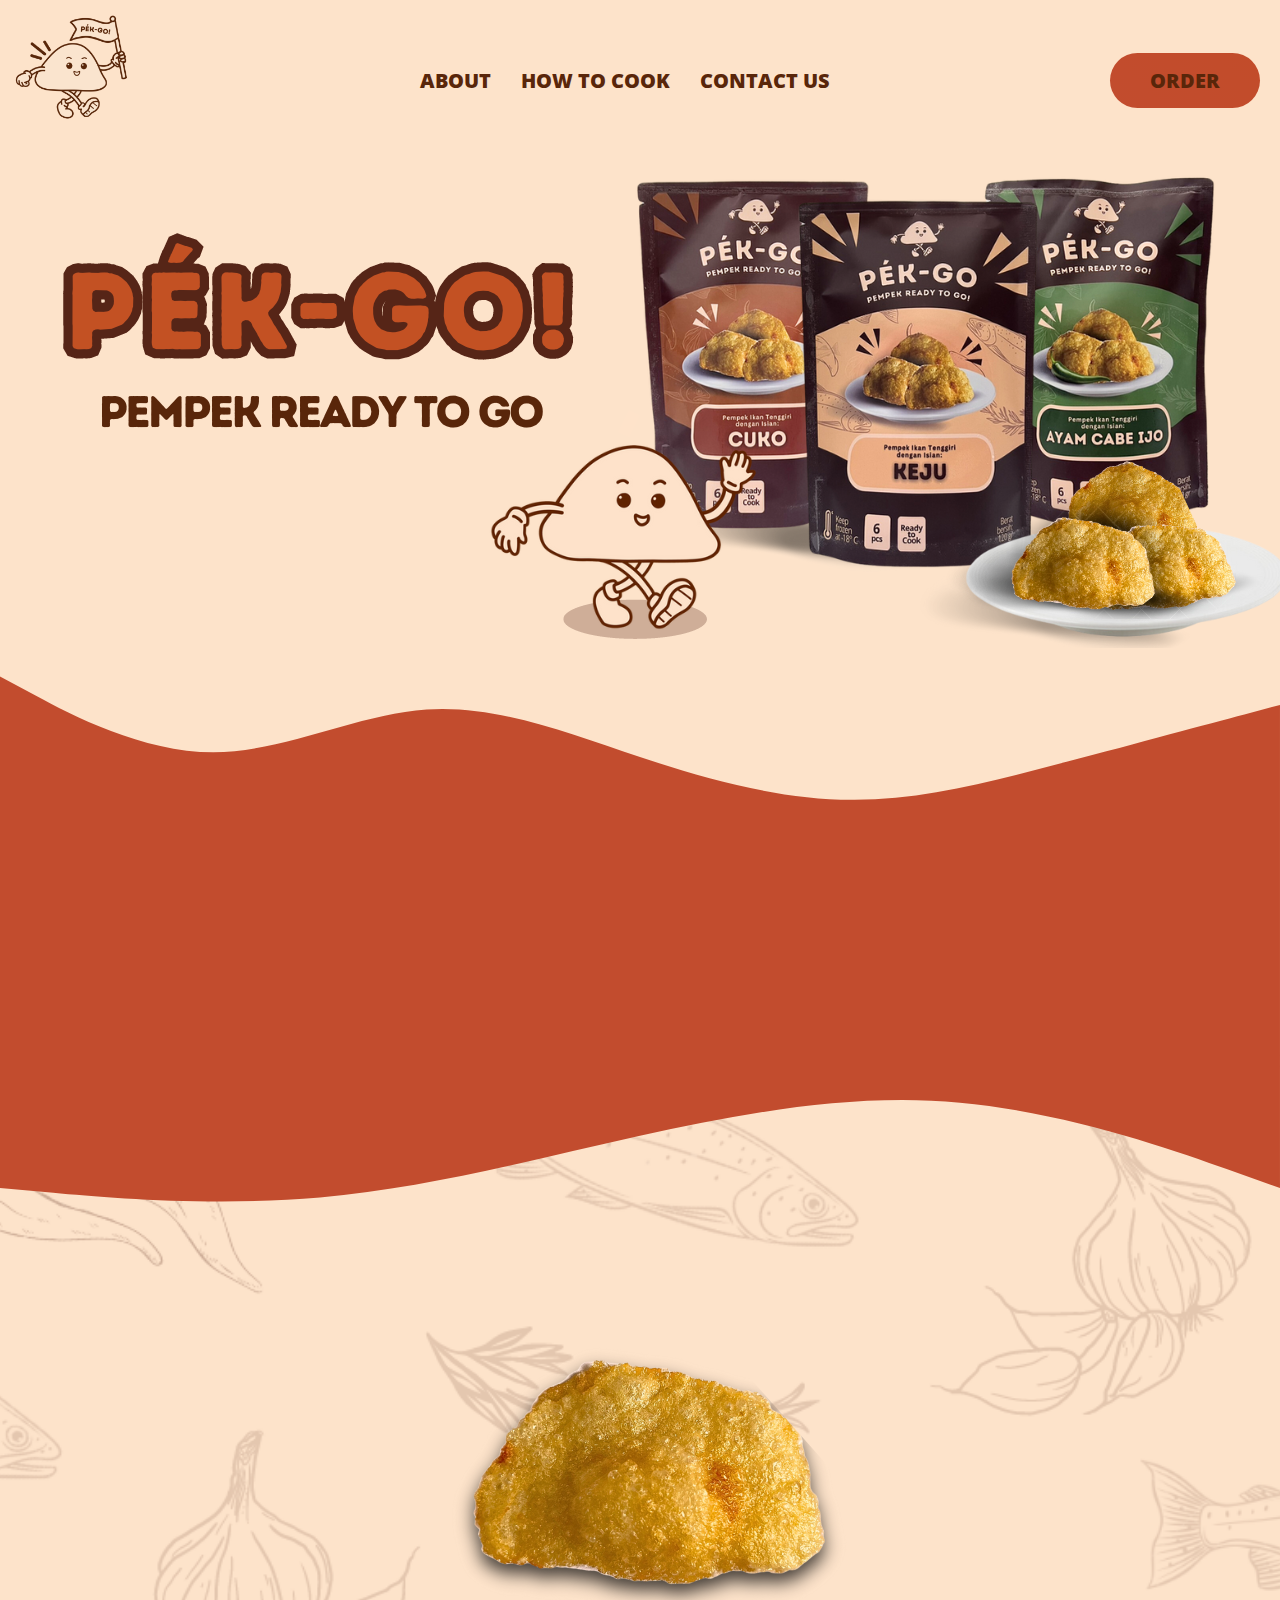
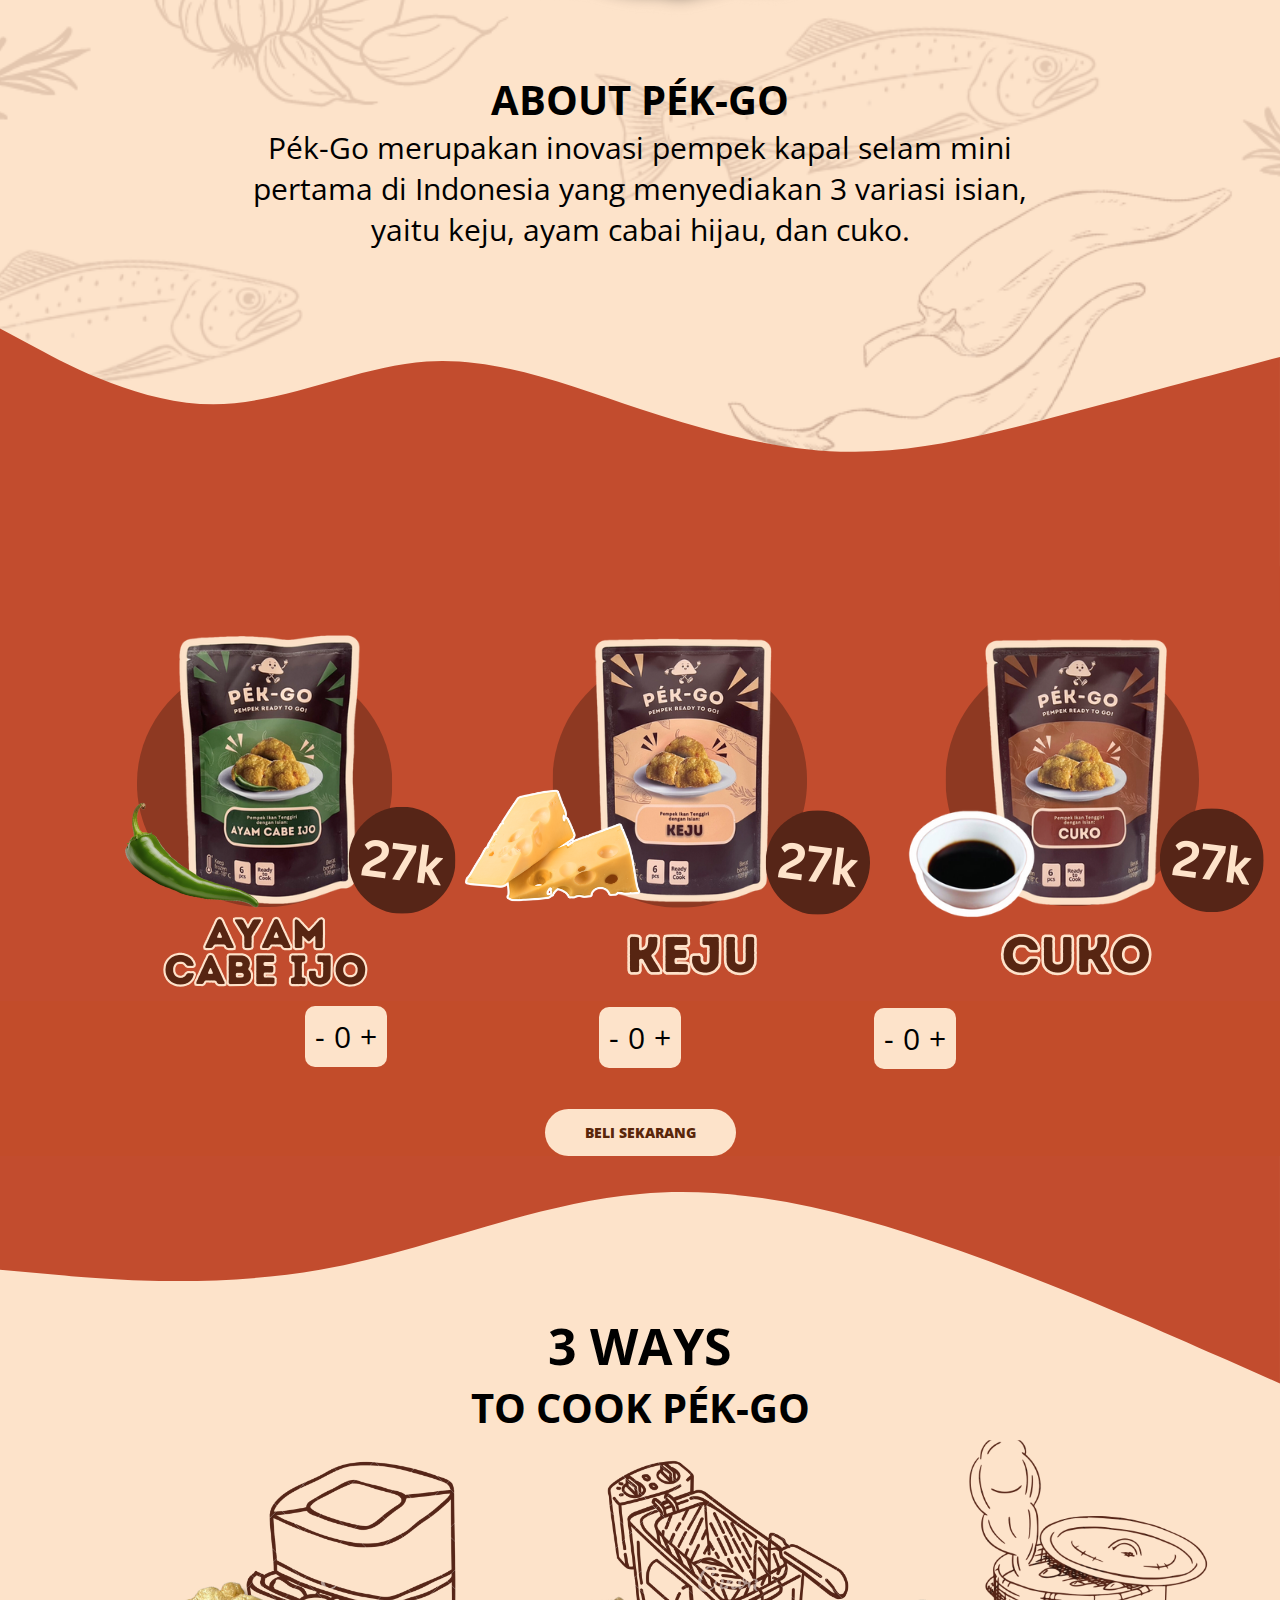
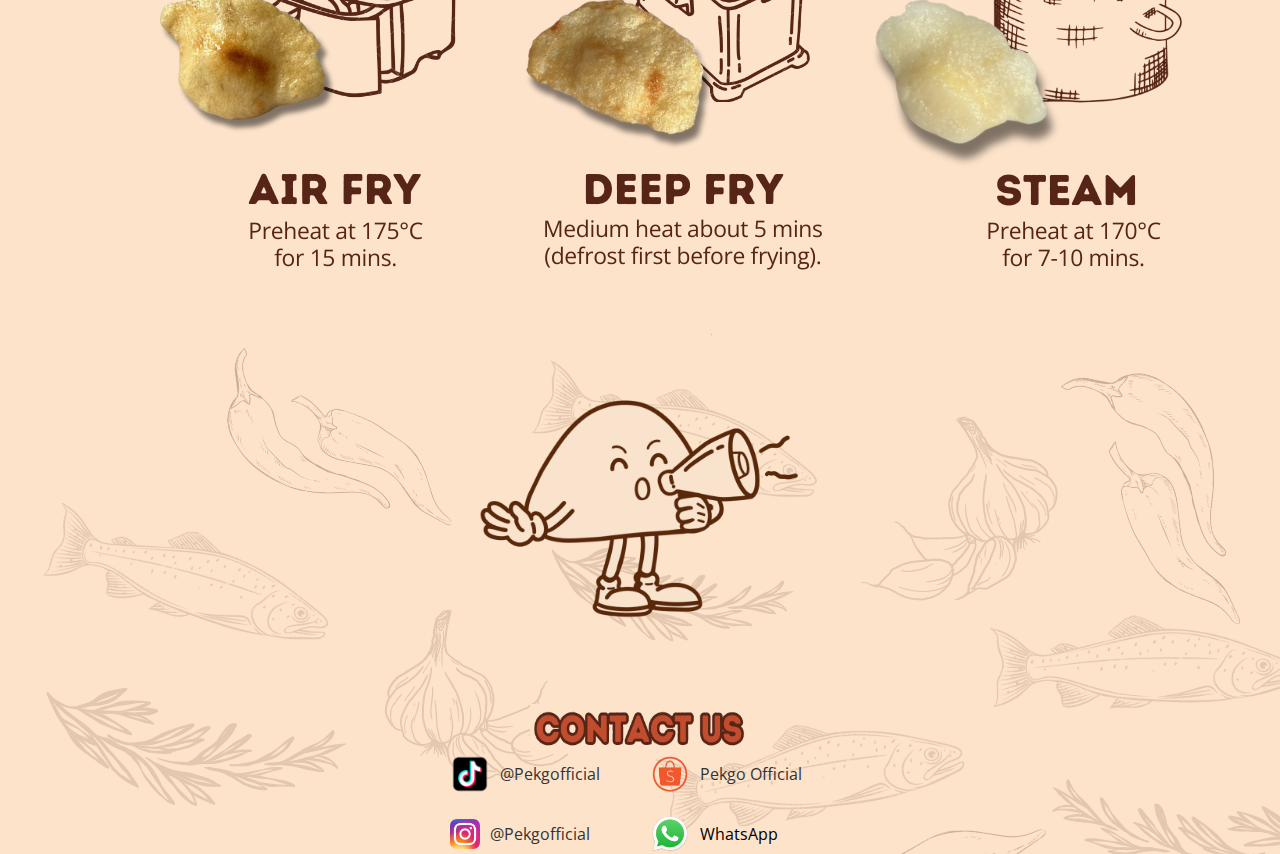
<file: index.html>
<!DOCTYPE html>
<html lang="en">
<head>
    <link rel="preconnect" href="https://fonts.googleapis.com">
    <link rel="preconnect" href="https://fonts.gstatic.com" crossorigin>
    <link href="https://fonts.googleapis.com/css2?family=Open+Sans:wght@300;400;600;800&display=swap" rel="stylesheet">
    <meta charset="UTF-8">
    <meta name="viewport" content="width=device-width, initial-scale=1.0">
    <title>PÉK-GO</title>
    <link rel="stylesheet" href="style.css">
    
</head>
<body>
    <div class="hero">
        <nav>
            <img src="images/Bendera.PNG" class="logo" alt="Logo">
            <ul class="nav-links">
                <li><a href="#about">ABOUT</a></li>
                <li><a href="#how">HOW TO COOK</a></li>
                <li><a href="#contact">CONTACT US</a></li>
            </ul>
            <div class="order-btn-container">
                <ul>
                    <li><a href="#order" class="btn">ORDER</a></li>
                </ul>
            </div>
        </nav>
        <div class="content">
            <img src="images/1.png">
        </div>
        <svg xmlns="http://www.w3.org/2000/svg" viewBox="0 0 1440 320"><path fill="#c24c2e" fill-opacity="1" d="M0,32L40,53.3C80,75,160,117,240,117.3C320,117,400,75,480,69.3C560,64,640,96,720,122.7C800,149,880,171,960,170.7C1040,171,1120,149,1200,128C1280,107,1360,85,1400,74.7L1440,64L1440,320L1400,320C1360,320,1280,320,1200,320C1120,320,1040,320,960,320C880,320,800,320,720,320C640,320,560,320,480,320C400,320,320,320,240,320C160,320,80,320,40,320L0,320Z"></path></svg>
    </div>

    <section class="about">
     
        <svg xmlns="http://www.w3.org/2000/svg" viewBox="0 0 1440 320"><path fill="#c24c2e" fill-opacity="1" d="M0,32L60,26.7C120,21,240,11,360,21.3C480,32,600,64,720,90.7C840,117,960,139,1080,128C1200,117,1320,75,1380,53.3L1440,32L1440,320L1380,320C1320,320,1200,320,1080,320C960,320,840,320,720,320C600,320,480,320,360,320C240,320,120,320,60,320L0,320Z" transform="scale(1, -1) translate(0, -320)"></path></svg>
        <a id="about"></a>
        <div class="box">
    
            <img src="images/PEKGO WEBSITE (4).png" class="first">

            <h1 class="heading">ABOUT PÉK-GO</h1>

            <p class="text">Pék-Go merupakan inovasi pempek kapal selam mini pertama di Indonesia yang menyediakan 3 variasi isian, yaitu keju, ayam cabai hijau, dan cuko.
            </p>
           
        </div>
        <svg xmlns="http://www.w3.org/2000/svg" viewBox="0 0 1440 320"><path fill="#c24c2e" fill-opacity="1" d="M0,32L40,53.3C80,75,160,117,240,117.3C320,117,400,75,480,69.3C560,64,640,96,720,122.7C800,149,880,171,960,170.7C1040,171,1120,149,1200,128C1280,107,1360,85,1400,74.7L1440,64L1440,320L1400,320C1360,320,1280,320,1200,320C1120,320,1040,320,960,320C880,320,800,320,720,320C640,320,560,320,480,320C400,320,320,320,240,320C160,320,80,320,40,320L0,320Z"></path></svg>
    </section>
    <section class="order">
        <a id="order"></a>
        <svg xmlns="http://www.w3.org/2000/svg" viewBox="0 0 1440 320"><path fill="#c24c2e" fill-opacity="1" d="M0,32L40,53.3C80,75,160,117,240,117.3C320,117,400,75,480,69.3C560,64,640,96,720,122.7C800,149,880,171,960,170.7C1040,171,1120,149,1200,128C1280,107,1360,85,1400,74.7L1440,64L1440,320L1400,320C1360,320,1280,320,1200,320C1120,320,1040,320,960,320C880,320,800,320,720,320C640,320,560,320,480,320C400,320,320,320,240,320C160,320,80,320,40,320L0,320Z"  transform="scale(1, -1) translate(0, -320)"></path></svg>
        <img src="images/3.png" class="second">
        
        <div class="counter1">
            <div class="body1">
                <div class="button1">
                    <button id="decrease1">-</button>
                    <label id="count1">0</label>
                    <button id="increase1">+</button>
                </div>
            </div>
        </div>   
        <div class="counter2">
            <div class="body2">
                <div class="button2">
                    <button id="decrease2">-</button>
                    <label id="count2">0</label>
                    <button id="increase2">+</button>
                </div>
            </div>
        </div>  
        <div class="counter3">
            <div class="body3">
                <div class="button3">
                    <button id="decrease3">-</button>
                    <label id="count3">0</label>
                    <button id="increase3">+</button>
                </div>
            </div>
        </div>  

        <script src="index.js"></script>

        <div class="beli-btn-container">
            <ul>
                <li><a href="buy.html" class="beli">BELI SEKARANG</a></li>
            </ul>
        </div>
        
    </section>

    <section class="HOW">
        <a id="how"></a>
        <svg xmlns="http://www.w3.org/2000/svg" viewBox="0 0 1440 320"><path fill="#c24c2e" fill-opacity="1" d="M0,192L60,186.7C120,181,240,171,360,192C480,213,600,267,720,277.3C840,288,960,256,1080,213.3C1200,171,1320,117,1380,90.7L1440,64L1440,320L1380,320C1320,320,1200,320,1080,320C960,320,840,320,720,320C600,320,480,320,360,320C240,320,120,320,60,320L0,320Z" transform="scale(1, -1) translate(0, -320)">
        </path></svg>
        <div>
            <h1 class="heading2">3 WAYS</h1>
            <h2 class="sub">  TO COOK PÉK-GO</h2>
            <img src="images/4.png" class="third">
        </div>
    </section>
    <section class="CONTACT">
        <a id="contact"></a>
        <img src="images/Speaker.PNG" class="forth">
        <img src="images/contact.png" class="fifth">
        <div class="social-links">
            <div class="social-item">
                <p><img src="images/tiktok.png" class="tik"> <a href="https://www.tiktok.com/@pekgofficial?_t=8mMpunfVRmG&_r=1">@Pekgofficial</a></p>
            </div>
            <div class="social-item">
                <p><img src="images/shopee.png" class="sh"><a href="https://id.shp.ee/wZ33hgU">Pekgo Official</a></p>
            </div>
            <div class="social-item">
                <p><img src="images/instagram.png" class="ig"> <a href="https://www.instagram.com/pekgofficial?igsh=MXUxZmtnbjV6ZTZqaw==">@Pekgofficial</a></p>
            </div>
            <div class="social-item">
                <p><img src="images/whatsapp.png" class="wa"> WhatsApp</p>
            </div>
        </div>
    </section>
</body>
</html>
</file>
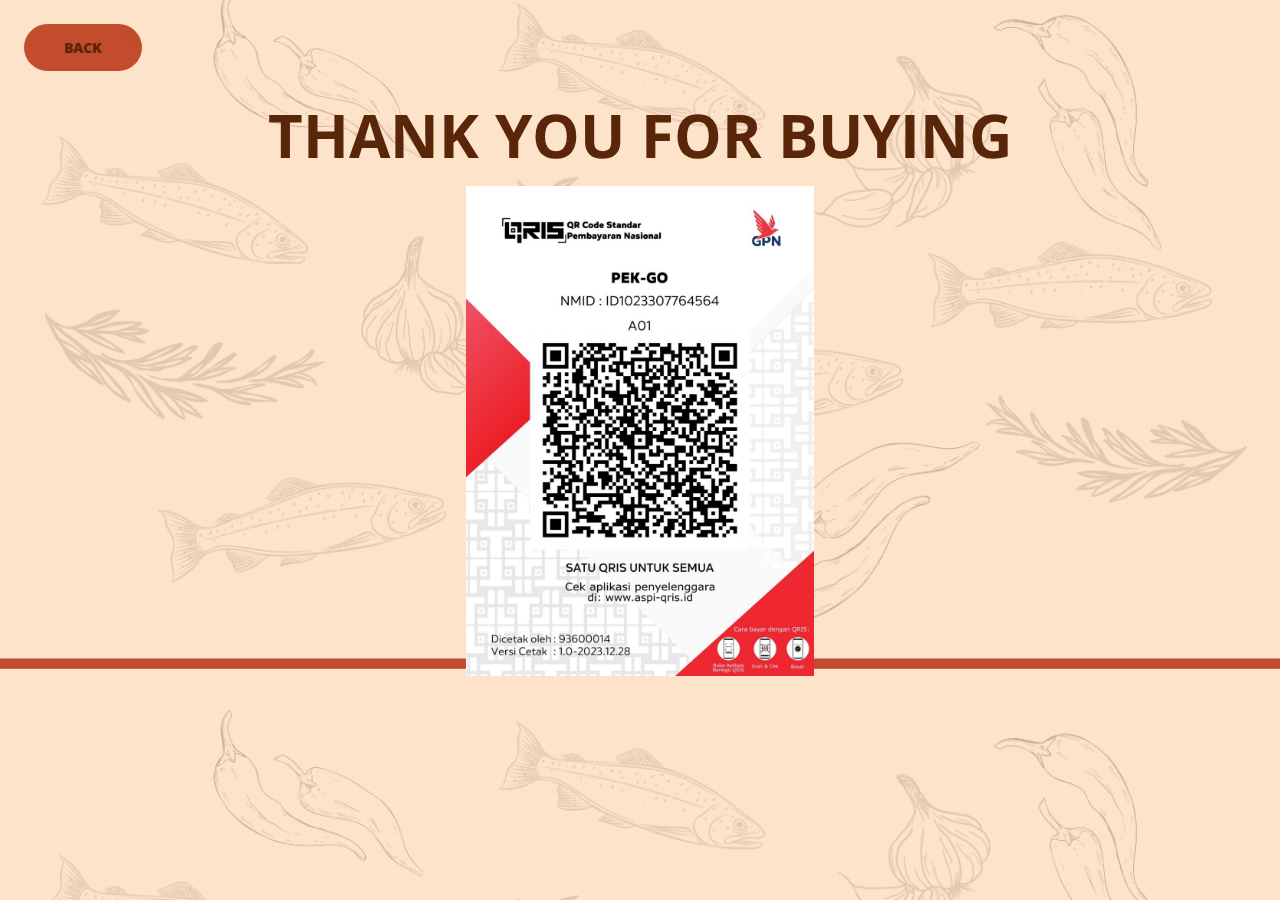
<file: buy.html>
<!DOCTYPE html>
<html lang="en">
<head>
    <link rel="preconnect" href="https://fonts.googleapis.com">
    <link rel="preconnect" href="https://fonts.gstatic.com" crossorigin>
    <link href="https://fonts.googleapis.com/css2?family=Open+Sans:wght@300;400;600;800&display=swap" rel="stylesheet">
    <meta charset="UTF-8">
    <meta name="viewport" content="width=device-width, initial-scale=1.0">
    <title>PÉK-GO</title>
    <link rel="stylesheet" href="style2.css">
</head>
<body>
    <div class="order-btn-container">
        <ul>
            <li><a href="index.html" class="btn">BACK</a></li>
        </ul>
    </div>
    <section class="about">
        <h1 class="heading">THANK YOU FOR BUYING</h1>
        <div class="image-container">
            <img src="images/qris.jpg">
        </div>
    </section>
</body>
</html>
</file>
<file: style.css>
* {
    margin: 0;
    padding: 0;
    box-sizing: border-box;
    font-family: 'Open Sans', sans-serif;
}

body {
    background-color: #fde3ca;
}

.hero {
    width: 100%;
    min-height: 100vh;
    background-position: center;
    background-size: cover;
    overflow: hidden;
}

.logo {
    width: 140px;
}

nav {
    padding: 10px 0;
    display: flex;
    align-items: center;
    justify-content: space-between;
}

nav .nav-links {
    display: flex;
    align-items: center;
    list-style: none;
}

nav .nav-links li {
    margin: 0 15px;
}

nav .nav-links li a {
    text-decoration: none;
    color: #59260a;
    font-weight: 800;
    font-size: 20px;
}

.order-btn-container ul {
    list-style: none;
    margin: 0;
    padding: 0;
}

.order-btn-container .btn {
    display: inline-block;
    text-decoration: none;
    padding: 14px 40px;
    color: #59260a;
    background-image: linear-gradient(45deg, #c24c2e, #c24c2a);
    font-size: 20px;
    font-weight: 800;
    border-radius: 30px;
    margin-right: 20px;
}

.content {
    display: flex;
    justify-content: center;
}

svg {
    display: block;
    margin: 0;
    padding: 0;
}

.about {
    background-image: url("images/Untitled design.png");
    background-size: cover;
    background-position: center;
    background-repeat: repeat-y;

}

.box {
    width: 70%;
    margin: auto;
    text-align: center;
}

.first {
    width: 500px;
    height: 500px;
}

.heading {
    font-size: 40px;
    margin: -50px;
}

.text {
    font-family: 'Open Sans', sans-serif;
    font-size: 30px;
    margin: 50px;
}

.order {
    background-color: #c24c2a;
    text-align: center;
}
.second{
    margin-top: -20%;
}
.beli-btn-container {
    list-style: none;
    margin: 0;
    padding: 0;
}
.beli-btn-container .beli {
    display: inline-block;
    text-decoration: none;
    padding: 14px 40px;
    color: #59260a;
    font-weight: 800;
    background-image: linear-gradient(45deg, #fde3ca,#fde3ca);
    font-size: 14px;
    border-radius: 30px;
    margin-top: 40px;
}
.HOW{
    background-color: #fde3ca;
}
.heading2{
    font-size: 50px;
    margin-top: -10%;
    text-align: center;
}
.sub{
    font-size: 40px;
    text-align: center;
    justify-content: center;
}
.third{
  display: block;
  margin: auto;
}
.CONTACT {
    background-image: url("images/Untitled design.png");
    background-size: auto;

}
.forth{
    display: block;
    margin: auto;
    height: 400px;
    width: 400px;
}
.fifth{
    display: block;
    margin: auto;
    height: 50px;
    width: 220px;

}
.tik{
    height: 40px;
    width: 40px;
}
.sh{
    height: 40px;
    width: 40px;
}
.ig{
    height: 30px;
    width: 30px;
}
.wa{
    height: 40px;
    width: 40px;
}
.social-links {
    display: flex;
    flex-wrap: wrap;
    justify-content: center;
    gap: 20px;
    max-width: 400px;
    margin: 0 auto; 
}

.social-item {
    flex: 0 0 45%;
    display: flex;
    align-items: center;
}

.social-item img {
    margin-right: 10px;
}

.social-item a {
    text-decoration: none;
    color: #333;
}

.social-item p {
    margin: 0;
    display: flex;
    align-items: center;
}

#count1{
    font-size: 30px;
}
.counter1{
    margin-left: 305px;
    display: flex;
    align-items: left;
    justify-content: left;

}
.body1{
    background: #fde3ca;
    padding: 5px;
    border-radius: 10px;
    text-align: center;
}
.button1 button{
    color:#000;
    background: transparent;
    padding: 5px 5px;
    font-size: 30px;
    border: 0;
}
#count2{
    font-size: 30px;
}
.counter2{
    margin: auto;
    margin-top: -60px;
    display: flex;
    align-items: center;
    justify-content: center;

}
.body2{
    background: #fde3ca;
    padding: 5px;
    border-radius: 10px;
    text-align: center;
}
.button2 button{
    color:#000;
    background: transparent;
    padding: 5px 5px;
    font-size: 30px;
    border: 0;
}
#count3{
    font-size: 30px;
}
.counter3{
    margin-right: 324px;
    margin-top: -60px;
    display: flex;
    align-items: right;
    justify-content: right;

}
.body3{
    background: #fde3ca;
    padding: 5px;
    border-radius: 10px;
    text-align: center;
}
.button3 button{
    color:#000;
    background: transparent;
    padding: 5px 5px;
    font-size: 30px;
    border: 0;
}
</file>
<file: style2.css>
* {
    margin: 1px;
    padding: 5px;
    box-sizing: border-box;
    font-family: 'Open Sans', sans-serif;
}

body {
    background-image: url("images/Untitled design.png");
    background-size: cover;
    background-position: center;
}

.heading {
    font-size: 60px;

    text-align: center;
    color: #59260a;
}

.image-container {
    display: flex;
    justify-content: center;
    align-items: center;
    margin: 20px auto;
    margin-top: 100px;
    padding: 20px;
    width: 400px; 
    height: 300px; 
}
.order-btn-container ul {
    list-style: none;
    margin: 0;
    padding: 0;
}

.order-btn-container .btn {
    display: inline-block;
    text-decoration: none;
    padding: 14px 40px;
    color: #59260a;
    background-image: linear-gradient(45deg, #c24c2e, #c24c2a);
    font-size: 14px;
    font-weight: 800;
    border-radius: 30px;
    margin: auto;
}

.image-container img {
    width: 400px;
    height: 500px;
    justify-content: center;
    display: block;
 
}

body::after {
    content: "";
    display: none;
}
</file>
